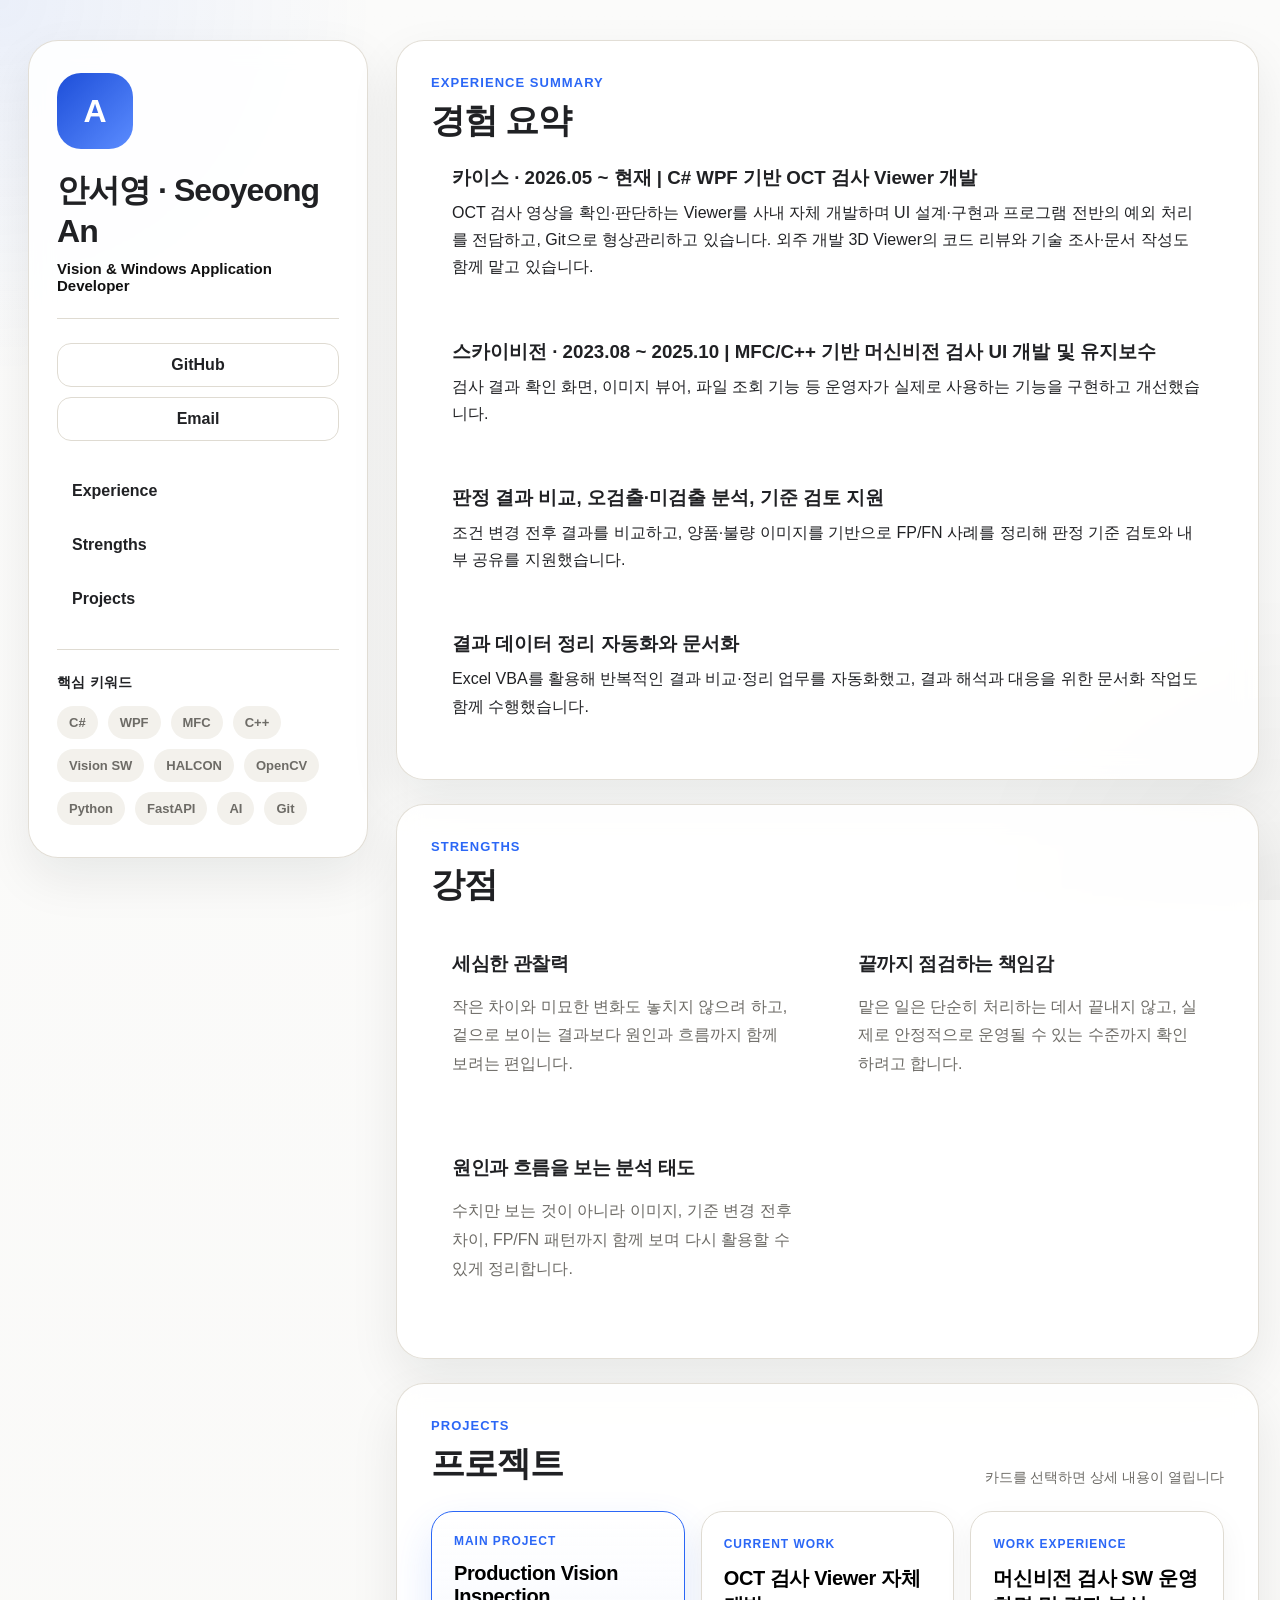
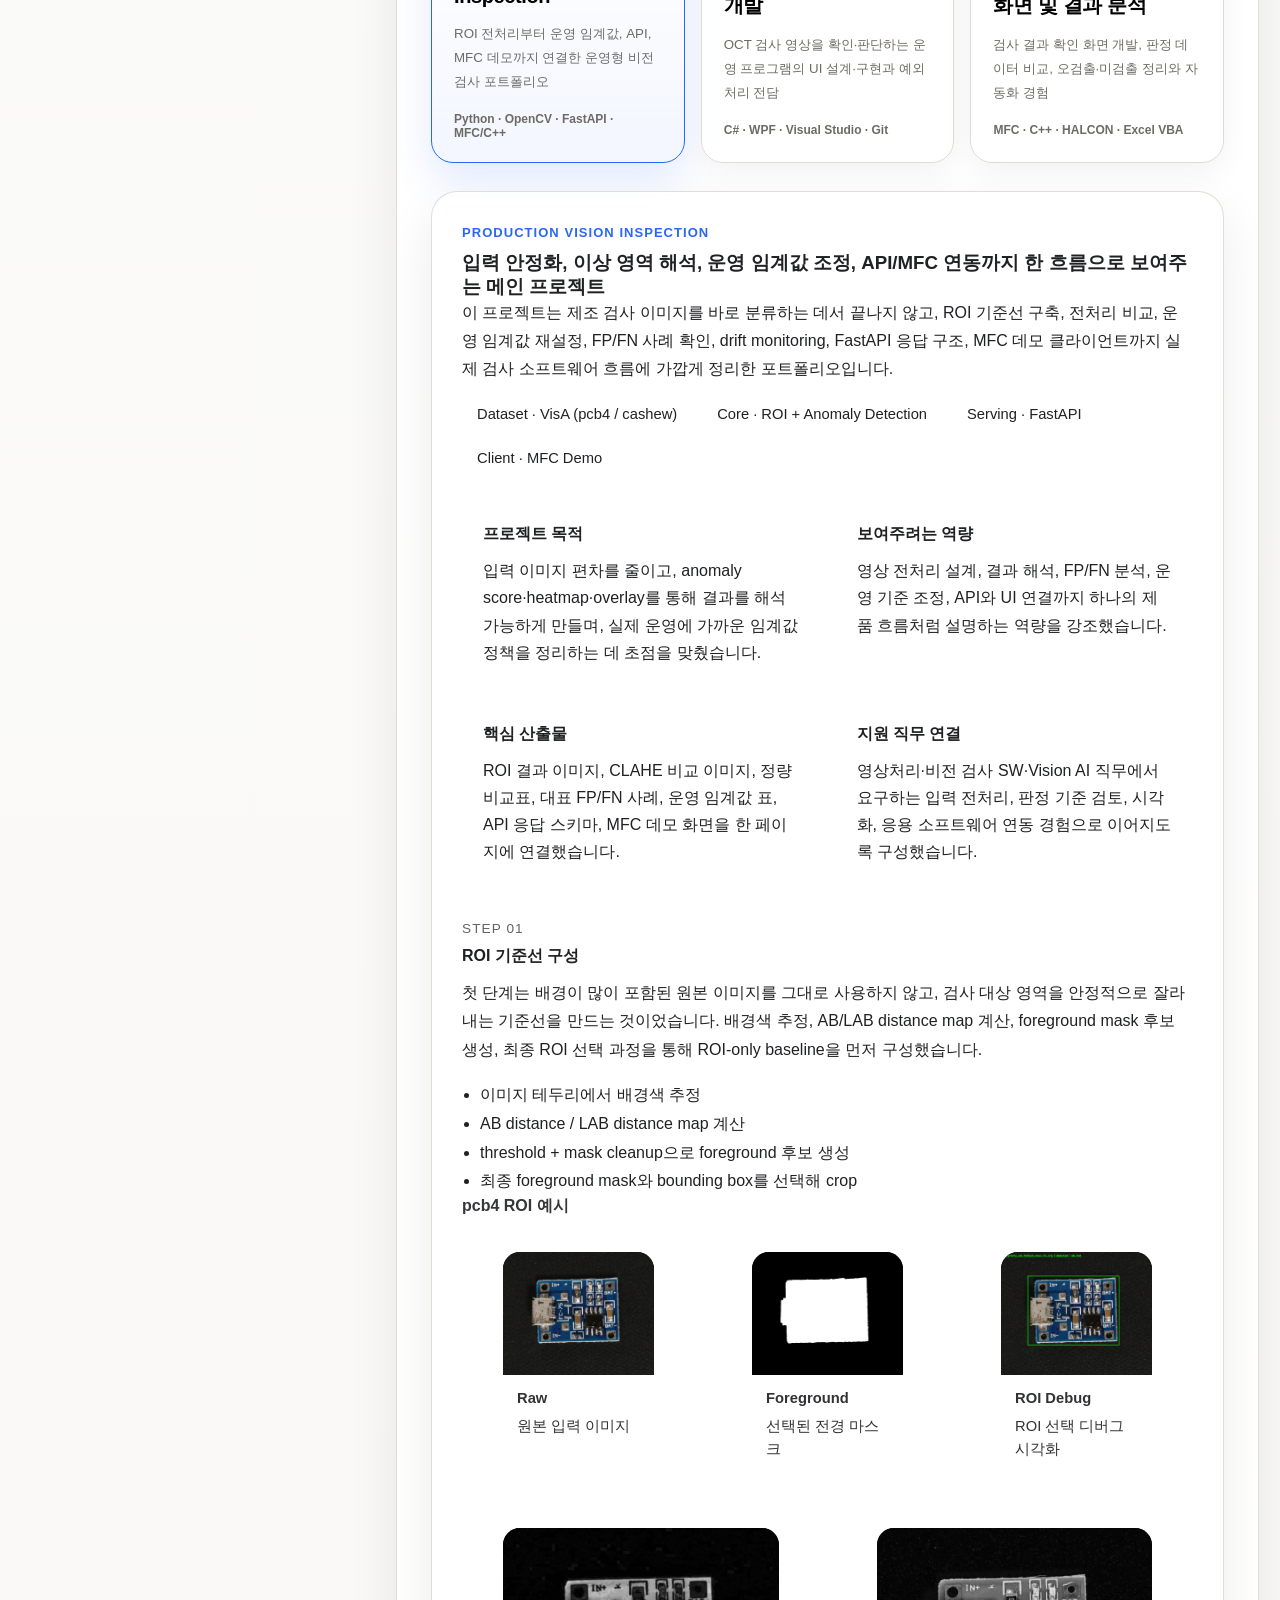
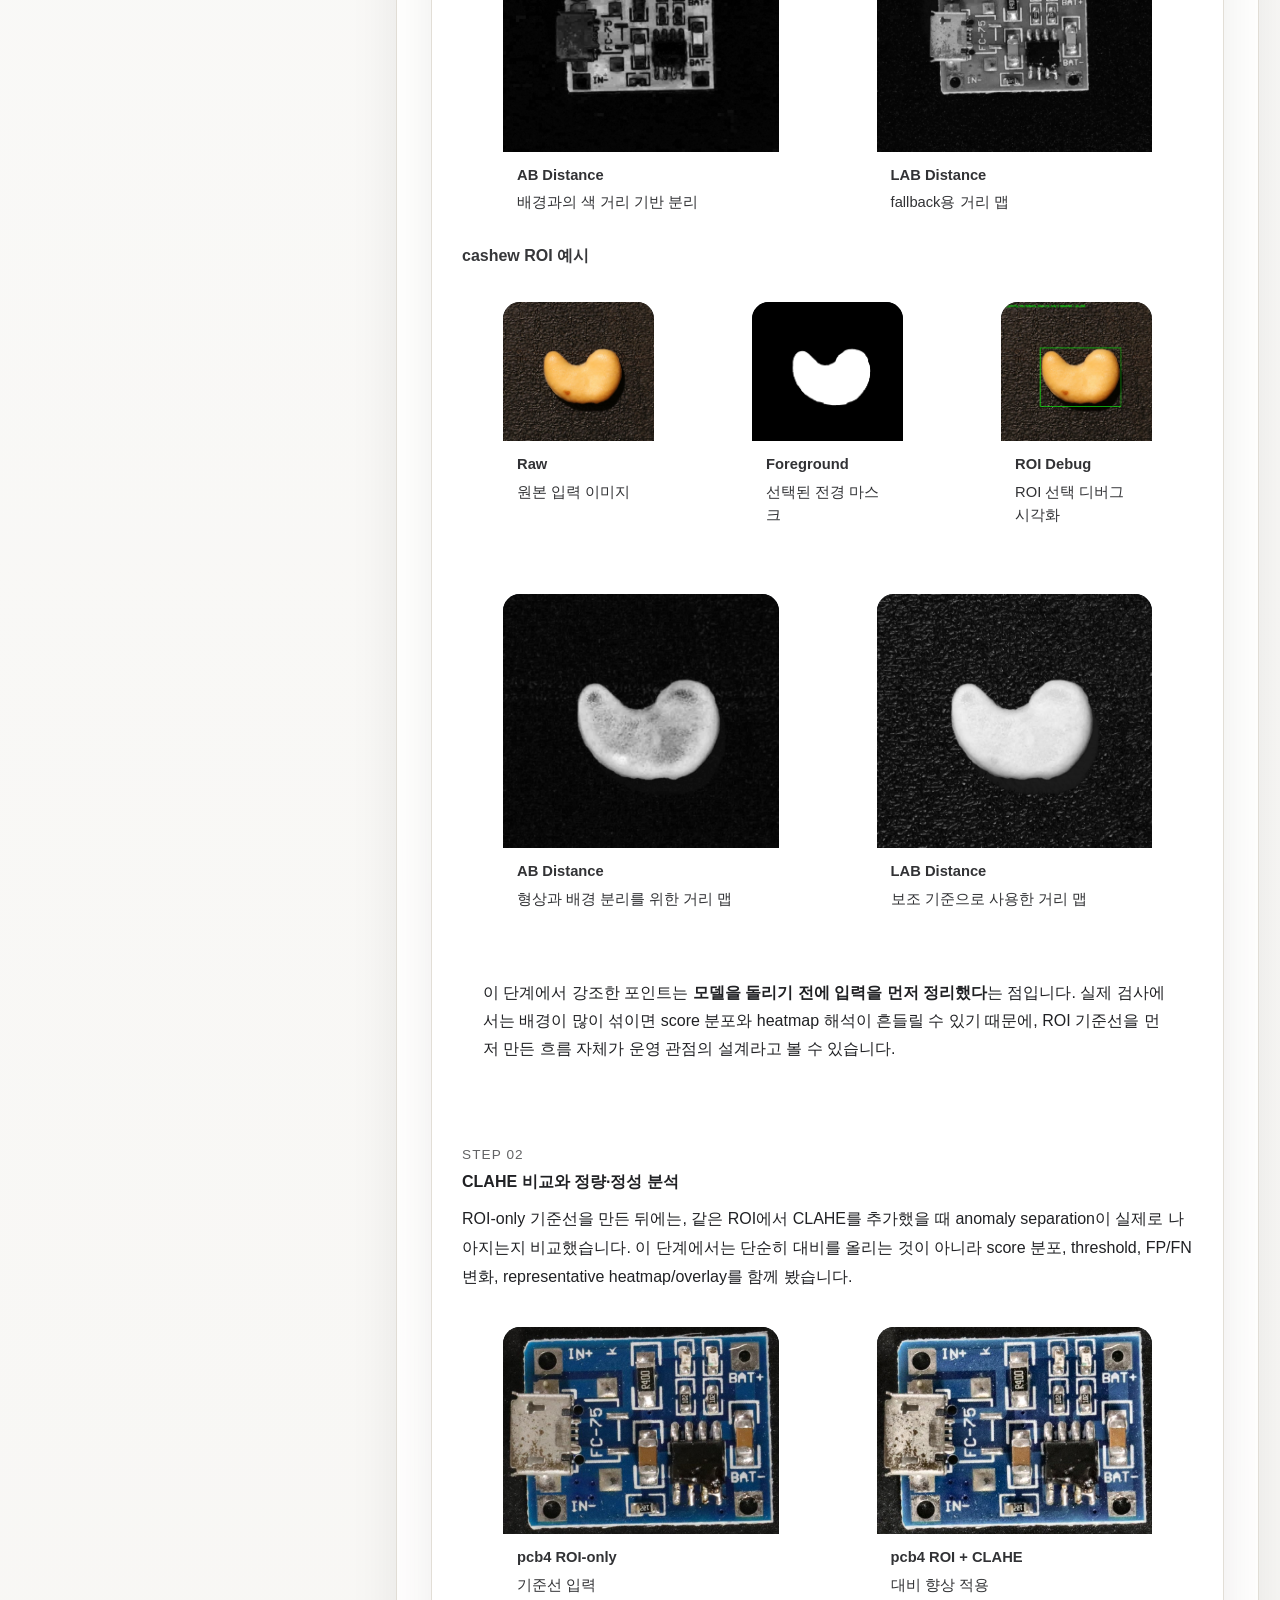
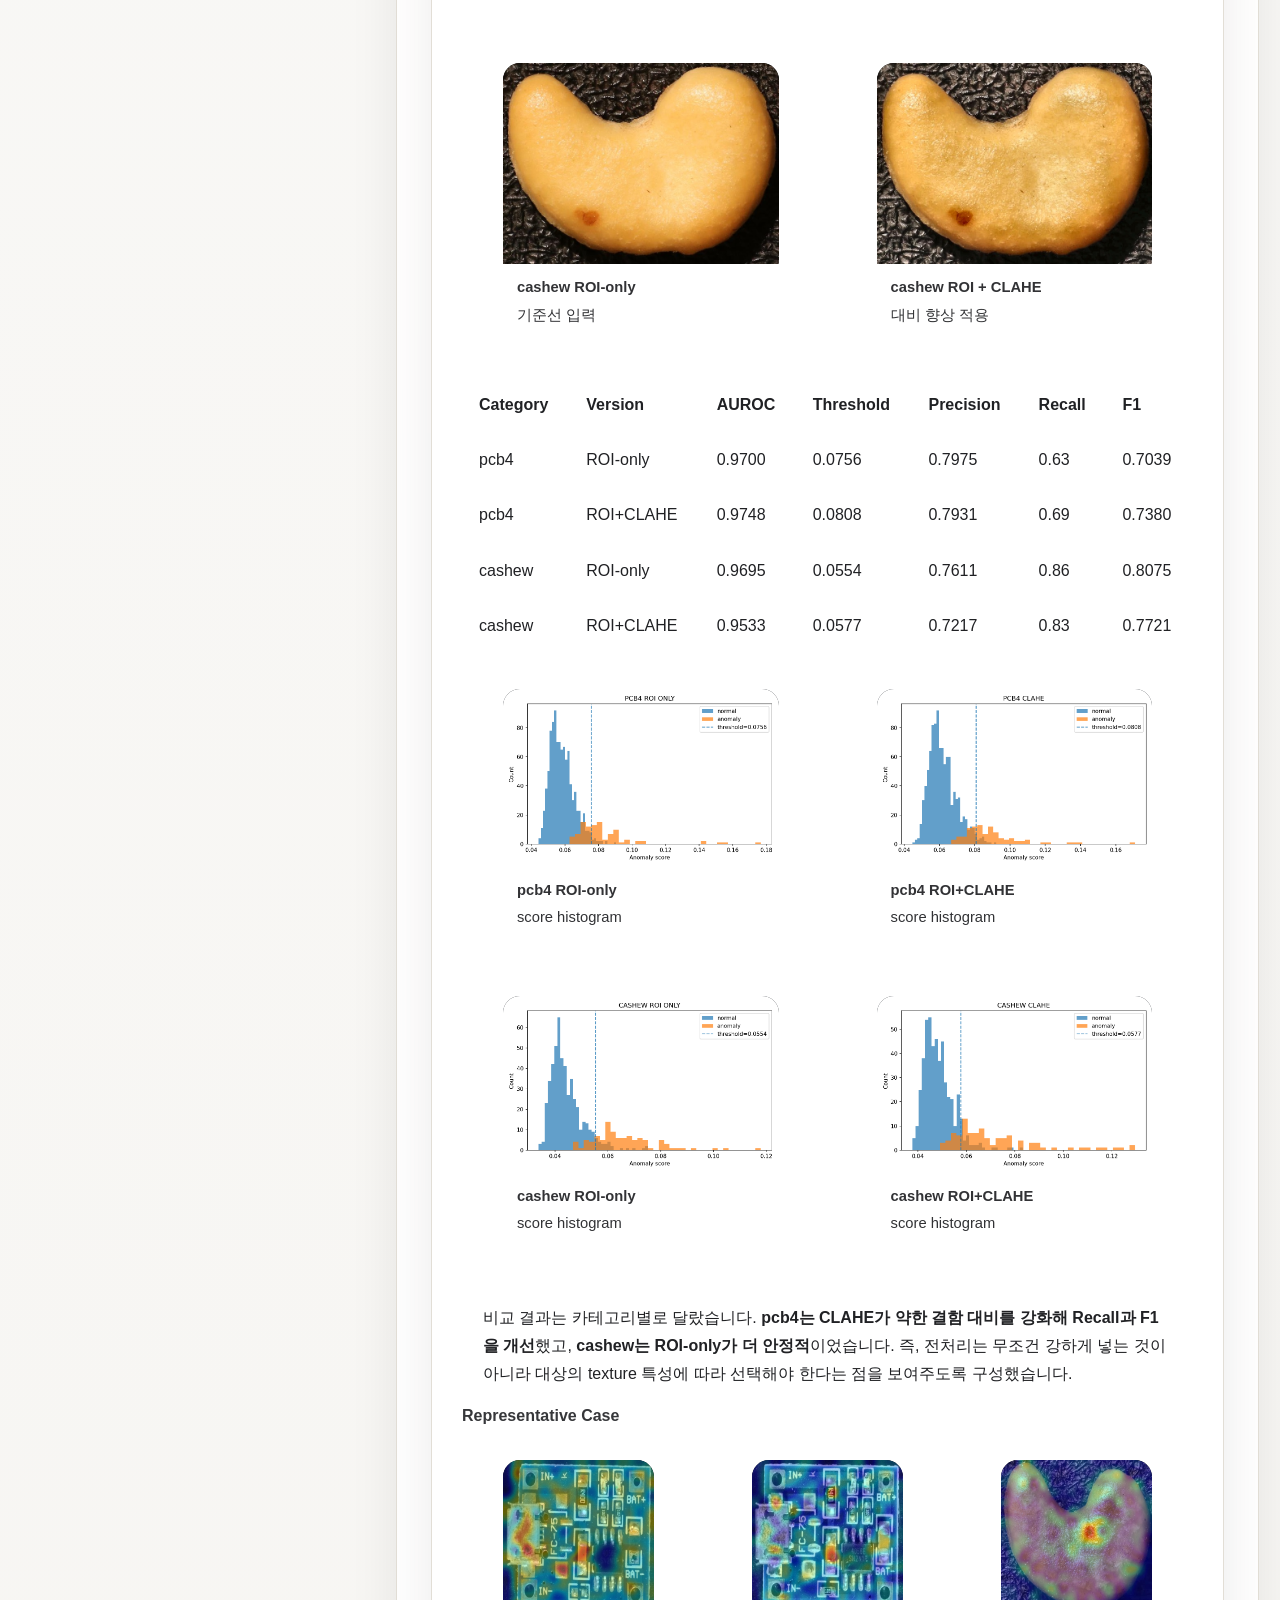
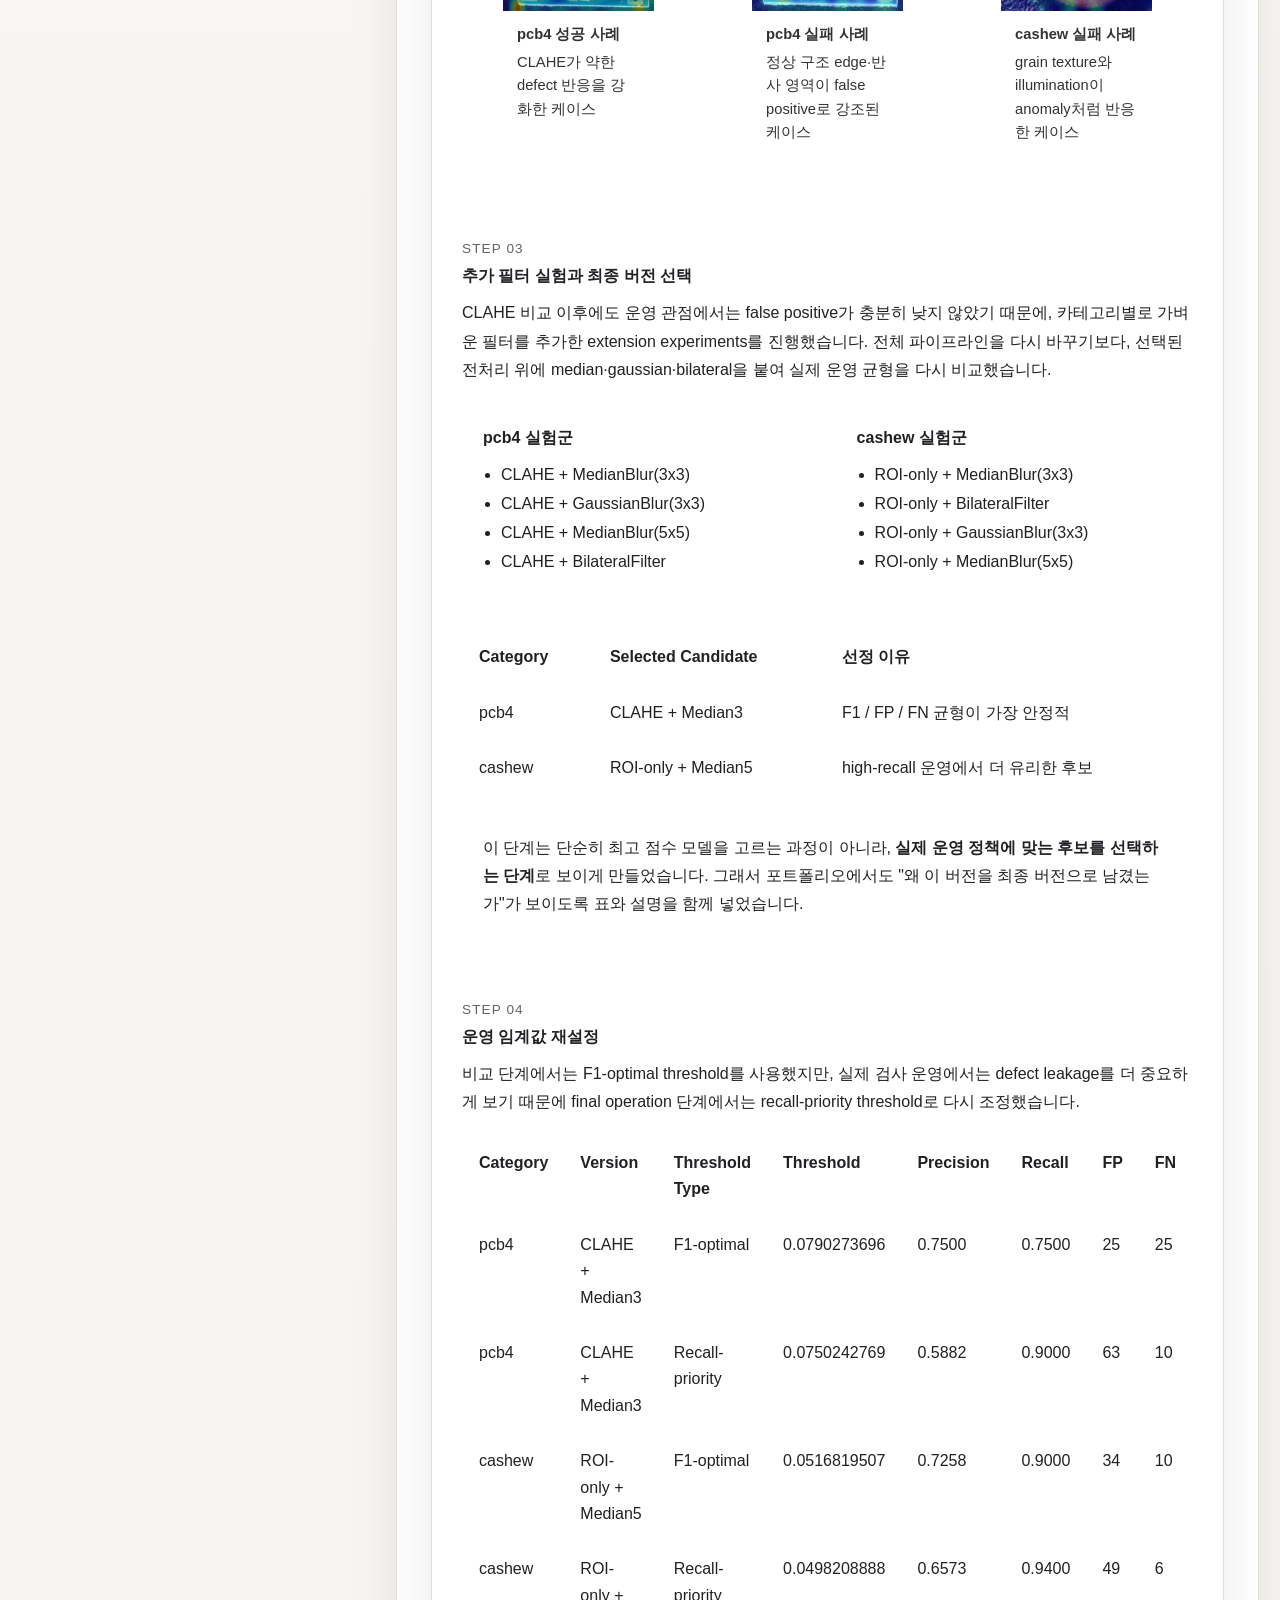
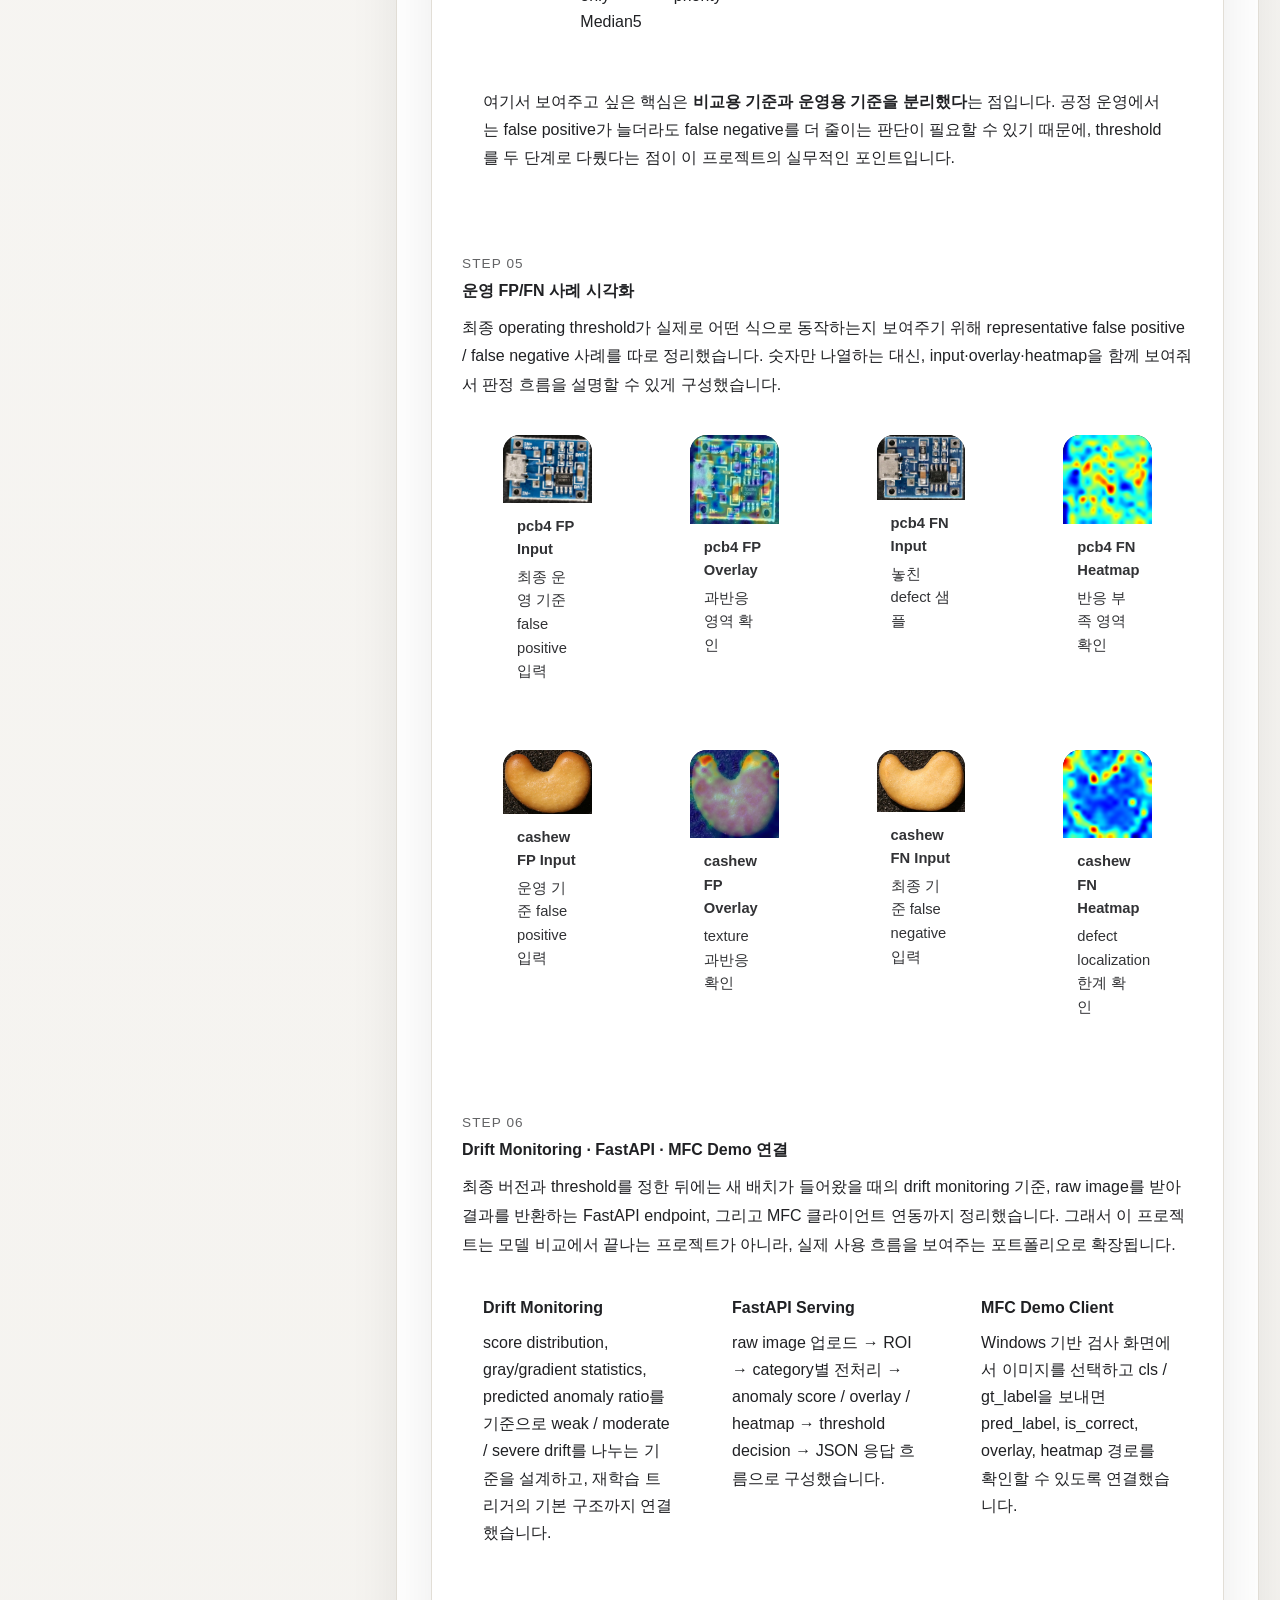
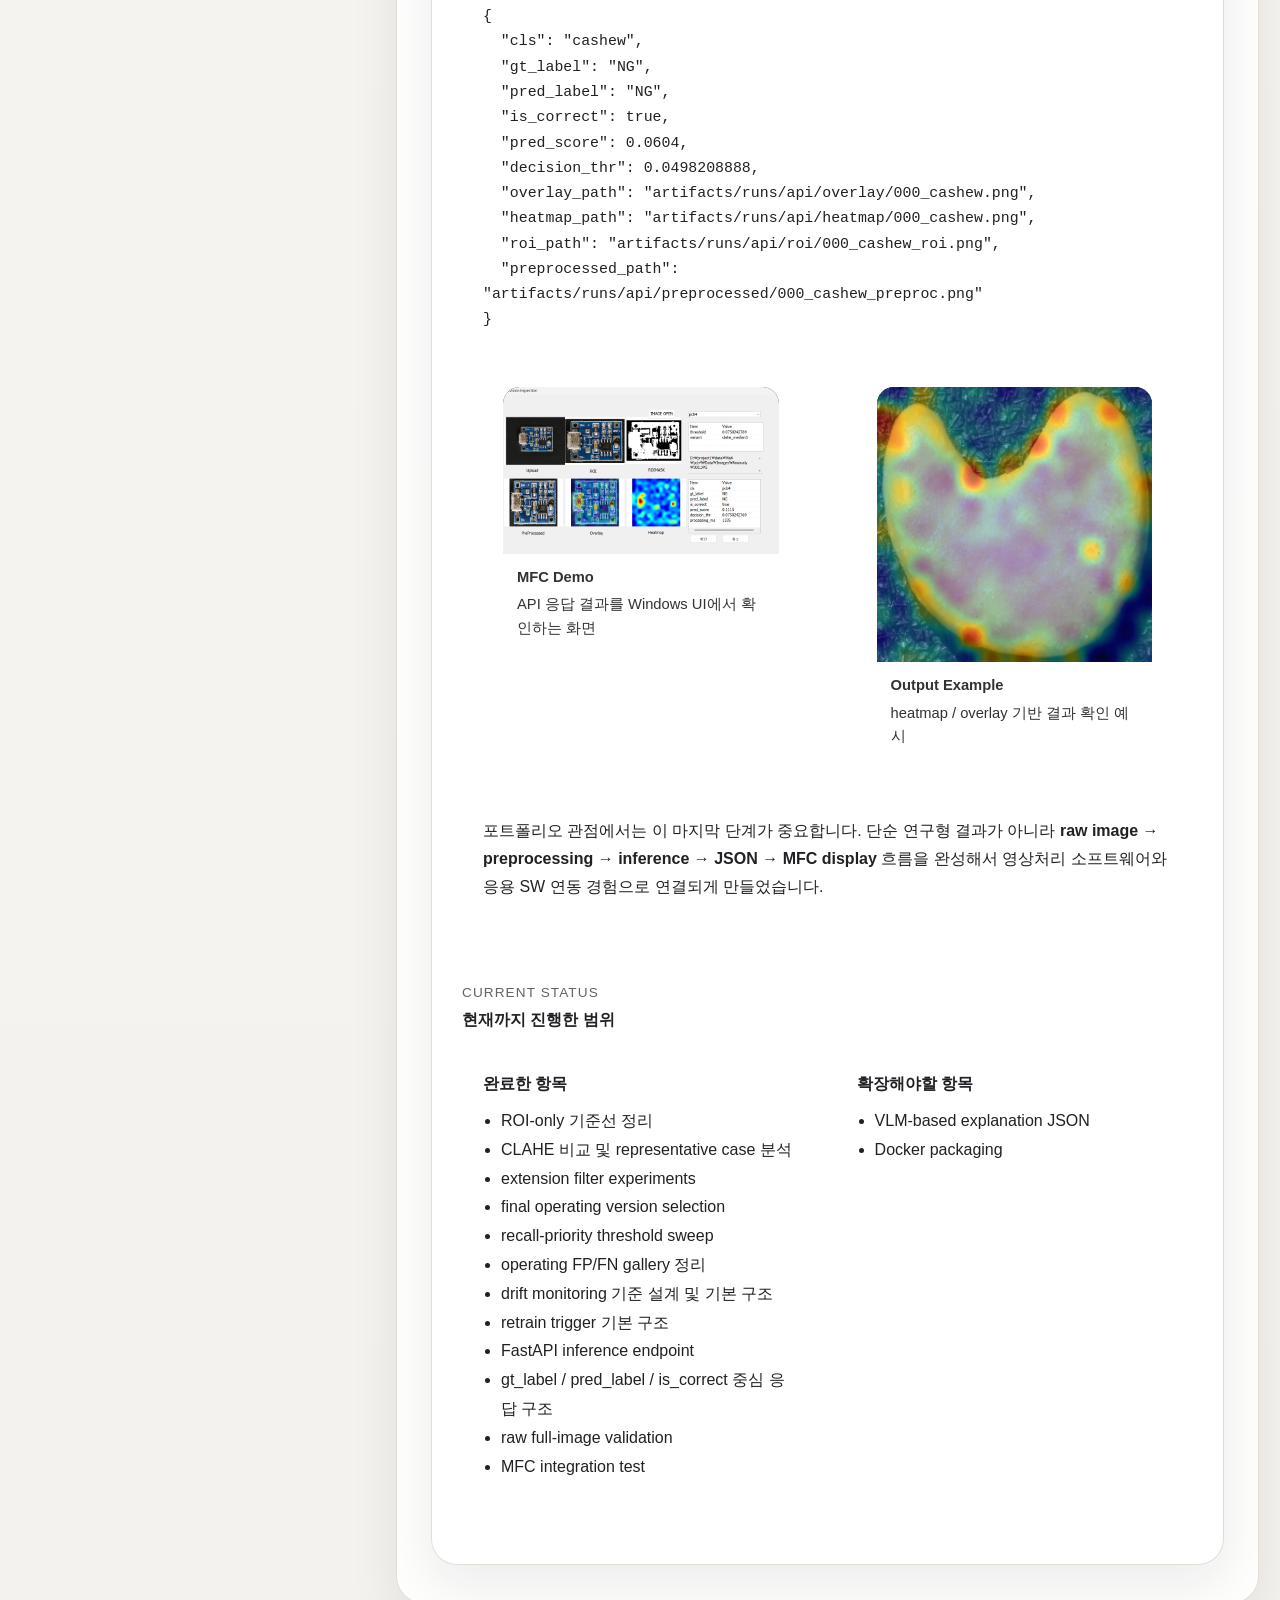
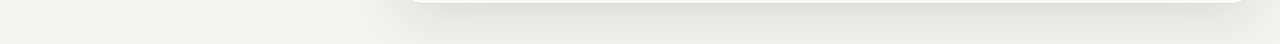
<file: index.html>
<!DOCTYPE html>
<html lang="ko">
<head>
  <meta charset="UTF-8" />
  <meta name="viewport" content="width=device-width, initial-scale=1.0" />
  <title>Ansiaa | Vision SW · Image Processing Portfolio</title>
  <meta name="description" content="MFC/C++ 기반 비전 검사 소프트웨어 경험과 Python/OpenCV 기반 Vision AI 프로젝트를 정리한 포트폴리오" />
  <link rel="stylesheet" href="styles.css" />
  <style>
    .hero-title {
      margin: 0 0 14px;
      line-height: 1.28;
    }
    .hero-lead {
      font-size: 1.05rem;
      line-height: 1.8;
      margin: 0;
    }
    .strength-grid article,
    .project-detail .summary-card,
    .project-detail .info-card,
    .project-detail .stack-card,
    .project-detail .work-card {
      border: 1px solid rgba(255,255,255,0.08);
      border-radius: 18px;
      background: rgba(255,255,255,0.02);
      padding: 20px;
    }
    .project-grid.project-grid-2 {
      grid-template-columns: repeat(2, minmax(0, 1fr));
    }
    .project-grid.project-grid-3 {
      grid-template-columns: repeat(3, minmax(0, 1fr));
    }
    .detail-panel {
      margin-top: 28px;
    }
    .project-detail {
      display: none;
    }
    .project-detail.active {
      display: block;
    }
    .detail-hero {
      display: grid;
      gap: 18px;
      margin-bottom: 28px;
    }
    .detail-hero h3 {
      margin: 6px 0 0;
      line-height: 1.3;
    }
    .detail-hero p {
      margin: 0;
      line-height: 1.75;
    }
    .chip-row,
    .badge-row {
      display: flex;
      flex-wrap: wrap;
      gap: 10px;
      margin-top: 14px;
    }
    .chip,
    .badge {
      display: inline-flex;
      align-items: center;
      border-radius: 999px;
      padding: 8px 14px;
      background: rgba(255,255,255,0.06);
      border: 1px solid rgba(255,255,255,0.1);
      font-size: 0.92rem;
    }
    .summary-grid,
    .info-grid,
    .work-grid {
      display: grid;
      gap: 16px;
      grid-template-columns: repeat(2, minmax(0, 1fr));
      margin: 22px 0 32px;
    }
    .summary-card h4,
    .info-card h4,
    .stack-card h4,
    .work-card h4,
    .detail-section h4 {
      margin: 0 0 12px;
    }
    .summary-card p,
    .info-card p,
    .stack-card p,
    .work-card p {
      margin: 0;
      line-height: 1.7;
    }
    .detail-section {
      margin-top: 34px;
      padding-top: 28px;
      border-top: 1px solid rgba(255,255,255,0.08);
    }
    .detail-section:first-of-type {
      margin-top: 0;
      padding-top: 0;
      border-top: 0;
    }
    .section-kicker {
      display: inline-block;
      margin-bottom: 10px;
      font-size: 0.85rem;
      letter-spacing: 0.08em;
      text-transform: uppercase;
      opacity: 0.7;
    }
    .detail-copy {
      margin: 0 0 16px;
      line-height: 1.8;
    }
    .process-list,
    .bullet-list {
      margin: 0;
      padding-left: 18px;
      line-height: 1.8;
    }
    .media-grid {
      display: grid;
      gap: 16px;
      grid-template-columns: repeat(3, minmax(0, 1fr));
      margin-top: 18px;
    }
    .media-grid.media-grid-2 {
      grid-template-columns: repeat(2, minmax(0, 1fr));
    }
    .media-grid.media-grid-4 {
      grid-template-columns: repeat(4, minmax(0, 1fr));
    }
    .media-card {
      border: 1px solid rgba(255,255,255,0.08);
      border-radius: 18px;
      overflow: hidden;
      background: rgba(255,255,255,0.02);
    }
    .media-card img {
      display: block;
      width: 100%;
      height: auto;
      object-fit: contain;
      background: #0d1117;
    }
    .aboutme-raw {
      margin: 0;
      white-space: pre-wrap;
      word-break: keep-all;
      line-height: 1.9;
      font-size: 1rem;
    }
    .media-card figcaption {
      padding: 12px 14px 14px;
      font-size: 0.92rem;
      line-height: 1.6;
      opacity: 0.92;
    }
    .media-card strong {
      display: block;
      margin-bottom: 4px;
    }
    .note-box,
    .callout-box,
    .code-box {
      border-radius: 18px;
      border: 1px solid rgba(255,255,255,0.08);
      background: rgba(255,255,255,0.03);
      padding: 18px 20px;
      margin-top: 18px;
    }
    .note-box p,
    .callout-box p,
    .code-box p {
      margin: 0;
      line-height: 1.75;
    }
    .table-wrap {
      overflow-x: auto;
      margin-top: 18px;
      border: 1px solid rgba(255,255,255,0.08);
      border-radius: 18px;
    }
    .table-wrap table {
      width: 100%;
      border-collapse: collapse;
      min-width: 720px;
      background: rgba(255,255,255,0.02);
    }
    .table-wrap th,
    .table-wrap td {
      padding: 14px 16px;
      border-bottom: 1px solid rgba(255,255,255,0.06);
      text-align: left;
      vertical-align: top;
      line-height: 1.65;
    }
    .table-wrap tr:last-child td {
      border-bottom: 0;
    }
    .code-box pre {
      margin: 0;
      overflow-x: auto;
      white-space: pre-wrap;
      line-height: 1.7;
      font-size: 0.93rem;
    }
    .work-meta {
      display: flex;
      flex-wrap: wrap;
      gap: 10px;
      margin-top: 12px;
    }
    .work-meta span {
      display: inline-flex;
      padding: 8px 12px;
      border-radius: 999px;
      background: rgba(255,255,255,0.05);
      border: 1px solid rgba(255,255,255,0.08);
      font-size: 0.9rem;
    }
    .stack-grid {
      display: grid;
      grid-template-columns: repeat(3, minmax(0, 1fr));
      gap: 16px;
      margin-top: 18px;
    }
    .section-subtitle {
      margin: 0 0 10px;
      font-size: 1rem;
      opacity: 0.9;
    }
    .experience-list {
      display: grid;
      gap: 16px;
    }
    .experience-list article {
      border: 1px solid rgba(255,255,255,0.08);
      border-radius: 18px;
      padding: 20px;
      background: rgba(255,255,255,0.02);
    }
    .experience-list h3 {
      margin: 0 0 8px;
    }
    .experience-list p {
      margin: 0;
      line-height: 1.7;
    }
    @media (max-width: 1100px) {
      .media-grid,
      .media-grid.media-grid-4,
      .summary-grid,
      .info-grid,
      .work-grid,
      .stack-grid,
      .project-grid.project-grid-2,
      .project-grid.project-grid-3 {
        grid-template-columns: 1fr;
      }
      .media-grid.media-grid-2 {
        grid-template-columns: 1fr;
      }
      .media-card img {
        height: auto;
      }
    }
  </style>
</head>
<body>
  <div class="page-shell">
    <aside class="sidebar">
      <div class="profile-card">
        <div class="avatar">A</div>
        <h1>안서영 · Seoyeong An</h1>
        <p class="profile-role">Vision &amp; Windows Application Developer</p>
        <div class="sidebar-block links-block">
          <a href="https://github.com/ansiaa" target="_blank" rel="noreferrer">GitHub</a>
          <a href="mailto:ae312603@gmail.com">Email</a>
        </div>
        <nav class="side-nav">
          <a href="#experience">Experience</a>
          <a href="#strengths">Strengths</a>
          <a href="#projects">Projects</a>
        </nav>

        <div class="sidebar-block">
          <h2>핵심 키워드</h2>
          <div class="tag-list">
            <span>C#</span>
            <span>WPF</span>
            <span>MFC</span>
            <span>C++</span>
            <span>Vision SW</span>
            <span>HALCON</span>
            <span>OpenCV</span>
            <span>Python</span>
            <span>FastAPI</span>
            <span>AI</span>
            <span>Git</span>
          </div>
        </div>
      </div>
    </aside>

    <main class="content">
      <section class="section-block" id="experience">
        <div class="section-header">
          <p class="eyebrow">Experience Summary</p>
          <h2>경험 요약</h2>
        </div>
        <div class="experience-list">
          <article>
            <h3>카이스 · 2026.05 ~ 현재 | C# WPF 기반 OCT 검사 Viewer 개발</h3>
            <p>OCT 검사 영상을 확인·판단하는 Viewer를 사내 자체 개발하며 UI 설계·구현과 프로그램 전반의 예외 처리를 전담하고, Git으로 형상관리하고 있습니다. 외주 개발 3D Viewer의 코드 리뷰와 기술 조사·문서 작성도 함께 맡고 있습니다.</p>
          </article>
          <article>
            <h3>스카이비전 · 2023.08 ~ 2025.10 | MFC/C++ 기반 머신비전 검사 UI 개발 및 유지보수</h3>
            <p>검사 결과 확인 화면, 이미지 뷰어, 파일 조회 기능 등 운영자가 실제로 사용하는 기능을 구현하고 개선했습니다.</p>
          </article>
          <article>
            <h3>판정 결과 비교, 오검출·미검출 분석, 기준 검토 지원</h3>
            <p>조건 변경 전후 결과를 비교하고, 양품·불량 이미지를 기반으로 FP/FN 사례를 정리해 판정 기준 검토와 내부 공유를 지원했습니다.</p>
          </article>
          <article>
            <h3>결과 데이터 정리 자동화와 문서화</h3>
            <p>Excel VBA를 활용해 반복적인 결과 비교·정리 업무를 자동화했고, 결과 해석과 대응을 위한 문서화 작업도 함께 수행했습니다.</p>
          </article>
        </div>
      </section>


      <section class="section-block" id="strengths">
        <div class="section-header">
          <p class="eyebrow">Strengths</p>
          <h2>강점</h2>
        </div>
        <div class="strength-grid">
          <article>
            <h3>세심한 관찰력</h3>
            <p>작은 차이와 미묘한 변화도 놓치지 않으려 하고, 겉으로 보이는 결과보다 원인과 흐름까지 함께 보려는 편입니다.</p>
          </article>
          <article>
            <h3>끝까지 점검하는 책임감</h3>
            <p>맡은 일은 단순히 처리하는 데서 끝내지 않고, 실제로 안정적으로 운영될 수 있는 수준까지 확인하려고 합니다.</p>
          </article>
          <article>
            <h3>원인과 흐름을 보는 분석 태도</h3>
            <p>수치만 보는 것이 아니라 이미지, 기준 변경 전후 차이, FP/FN 패턴까지 함께 보며 다시 활용할 수 있게 정리합니다.</p>
          </article>
        </div>
      </section>

      <section class="section-block" id="projects">
        <div class="section-header section-header-inline">
          <div>
            <p class="eyebrow">Projects</p>
            <h2>프로젝트</h2>
          </div>
          <p class="section-guide">카드를 선택하면 상세 내용이 열립니다</p>
        </div>

        <div class="project-grid project-grid-3">
          <button class="project-card active" data-project="vision-inspection">
            <span class="project-type">MAIN PROJECT</span>
            <strong>Production Vision Inspection</strong>
            <p>ROI 전처리부터 운영 임계값, API, MFC 데모까지 연결한 운영형 비전 검사 포트폴리오</p>
            <span class="project-stack">Python · OpenCV · FastAPI · MFC/C++</span>
          </button>

          <button class="project-card" data-project="oct-viewer">
            <span class="project-type">CURRENT WORK</span>
            <strong>OCT 검사 Viewer 자체 개발</strong>
            <p>OCT 검사 영상을 확인·판단하는 운영 프로그램의 UI 설계·구현과 예외 처리 전담</p>
            <span class="project-stack">C# · WPF · Visual Studio · Git</span>
          </button>

          <button class="project-card" data-project="work-history">
            <span class="project-type">WORK EXPERIENCE</span>
            <strong>머신비전 검사 SW 운영 화면 및 결과 분석</strong>
            <p>검사 결과 확인 화면 개발, 판정 데이터 비교, 오검출·미검출 정리와 자동화 경험</p>
            <span class="project-stack">MFC · C++ · HALCON · Excel VBA</span>
          </button>
        </div>

        <div class="detail-panel">
          <article class="project-detail active" id="vision-inspection">
            <div class="detail-hero">
              <div>
                <p class="eyebrow">Production Vision Inspection</p>
                <h3>입력 안정화, 이상 영역 해석, 운영 임계값 조정, API/MFC 연동까지 한 흐름으로 보여주는 메인 프로젝트</h3>
                <p>
                  이 프로젝트는 제조 검사 이미지를 바로 분류하는 데서 끝나지 않고, ROI 기준선 구축, 전처리 비교,
                  운영 임계값 재설정, FP/FN 사례 확인, drift monitoring, FastAPI 응답 구조, MFC 데모 클라이언트까지
                  실제 검사 소프트웨어 흐름에 가깝게 정리한 포트폴리오입니다.
                </p>
                <div class="chip-row">
                  <span class="chip">Dataset · VisA (pcb4 / cashew)</span>
                  <span class="chip">Core · ROI + Anomaly Detection</span>
                  <span class="chip">Serving · FastAPI</span>
                  <span class="chip">Client · MFC Demo</span>
                </div>
              </div>
            </div>

            <div class="summary-grid">
              <div class="summary-card">
                <h4>프로젝트 목적</h4>
                <p>입력 이미지 편차를 줄이고, anomaly score·heatmap·overlay를 통해 결과를 해석 가능하게 만들며, 실제 운영에 가까운 임계값 정책을 정리하는 데 초점을 맞췄습니다.</p>
              </div>
              <div class="summary-card">
                <h4>보여주려는 역량</h4>
                <p>영상 전처리 설계, 결과 해석, FP/FN 분석, 운영 기준 조정, API와 UI 연결까지 하나의 제품 흐름처럼 설명하는 역량을 강조했습니다.</p>
              </div>
              <div class="summary-card">
                <h4>핵심 산출물</h4>
                <p>ROI 결과 이미지, CLAHE 비교 이미지, 정량 비교표, 대표 FP/FN 사례, 운영 임계값 표, API 응답 스키마, MFC 데모 화면을 한 페이지에 연결했습니다.</p>
              </div>
              <div class="summary-card">
                <h4>지원 직무 연결</h4>
                <p>영상처리·비전 검사 SW·Vision AI 직무에서 요구하는 입력 전처리, 판정 기준 검토, 시각화, 응용 소프트웨어 연동 경험으로 이어지도록 구성했습니다.</p>
              </div>
            </div>

            <section class="detail-section">
              <span class="section-kicker">Step 01</span>
              <h4>ROI 기준선 구성</h4>
              <p class="detail-copy">
                첫 단계는 배경이 많이 포함된 원본 이미지를 그대로 사용하지 않고, 검사 대상 영역을 안정적으로 잘라내는 기준선을 만드는 것이었습니다.
                배경색 추정, AB/LAB distance map 계산, foreground mask 후보 생성, 최종 ROI 선택 과정을 통해
                ROI-only baseline을 먼저 구성했습니다.
              </p>
              <ul class="process-list">
                <li>이미지 테두리에서 배경색 추정</li>
                <li>AB distance / LAB distance map 계산</li>
                <li>threshold + mask cleanup으로 foreground 후보 생성</li>
                <li>최종 foreground mask와 bounding box를 선택해 crop</li>
              </ul>

              <h5 class="section-subtitle">pcb4 ROI 예시</h5>
              <div class="media-grid">
                <figure class="media-card">
                  <img src="docs/images/roi/pcb4/000_raw.JPG" alt="pcb4 raw image" loading="lazy" />
                  <figcaption><strong>Raw</strong>원본 입력 이미지</figcaption>
                </figure>
                <figure class="media-card">
                  <img src="docs/images/roi/pcb4/000_foreground.png" alt="pcb4 foreground mask" loading="lazy" />
                  <figcaption><strong>Foreground</strong>선택된 전경 마스크</figcaption>
                </figure>
                <figure class="media-card">
                  <img src="docs/images/roi/pcb4/000_debug.jpg" alt="pcb4 roi debug" loading="lazy" />
                  <figcaption><strong>ROI Debug</strong>ROI 선택 디버그 시각화</figcaption>
                </figure>
              </div>

              <div class="media-grid media-grid-2">
                <figure class="media-card">
                  <img src="docs/images/roi/pcb4/000_dist_ab.jpg" alt="pcb4 ab distance map" loading="lazy" />
                  <figcaption><strong>AB Distance</strong>배경과의 색 거리 기반 분리</figcaption>
                </figure>
                <figure class="media-card">
                  <img src="docs/images/roi/pcb4/000_dist_lab.jpg" alt="pcb4 lab distance map" loading="lazy" />
                  <figcaption><strong>LAB Distance</strong>fallback용 거리 맵</figcaption>
                </figure>
              </div>

              <h5 class="section-subtitle">cashew ROI 예시</h5>
              <div class="media-grid">
                <figure class="media-card">
                  <img src="docs/images/roi/cashew/000_raw.JPG" alt="cashew raw image" loading="lazy" />
                  <figcaption><strong>Raw</strong>원본 입력 이미지</figcaption>
                </figure>
                <figure class="media-card">
                  <img src="docs/images/roi/cashew/000_foreground.png" alt="cashew foreground mask" loading="lazy" />
                  <figcaption><strong>Foreground</strong>선택된 전경 마스크</figcaption>
                </figure>
                <figure class="media-card">
                  <img src="docs/images/roi/cashew/000_debug.jpg" alt="cashew roi debug" loading="lazy" />
                  <figcaption><strong>ROI Debug</strong>ROI 선택 디버그 시각화</figcaption>
                </figure>
              </div>

              <div class="media-grid media-grid-2">
                <figure class="media-card">
                  <img src="docs/images/roi/cashew/000_dist_ab.jpg" alt="cashew ab distance map" loading="lazy" />
                  <figcaption><strong>AB Distance</strong>형상과 배경 분리를 위한 거리 맵</figcaption>
                </figure>
                <figure class="media-card">
                  <img src="docs/images/roi/cashew/000_dist_lab.jpg" alt="cashew lab distance map" loading="lazy" />
                  <figcaption><strong>LAB Distance</strong>보조 기준으로 사용한 거리 맵</figcaption>
                </figure>
              </div>

              <div class="note-box">
                <p>
                  이 단계에서 강조한 포인트는 <strong>모델을 돌리기 전에 입력을 먼저 정리했다</strong>는 점입니다.
                  실제 검사에서는 배경이 많이 섞이면 score 분포와 heatmap 해석이 흔들릴 수 있기 때문에,
                  ROI 기준선을 먼저 만든 흐름 자체가 운영 관점의 설계라고 볼 수 있습니다.
                </p>
              </div>
            </section>

            <section class="detail-section">
              <span class="section-kicker">Step 02</span>
              <h4>CLAHE 비교와 정량·정성 분석</h4>
              <p class="detail-copy">
                ROI-only 기준선을 만든 뒤에는, 같은 ROI에서 CLAHE를 추가했을 때 anomaly separation이 실제로 나아지는지 비교했습니다.
                이 단계에서는 단순히 대비를 올리는 것이 아니라 score 분포, threshold, FP/FN 변화,
                representative heatmap/overlay를 함께 봤습니다.
              </p>

              <div class="media-grid media-grid-2">
                <figure class="media-card">
                  <img src="docs/images/clahe_compare/pcb4/000_roi_only.jpg" alt="pcb4 roi only" loading="lazy" />
                  <figcaption><strong>pcb4 ROI-only</strong>기준선 입력</figcaption>
                </figure>
                <figure class="media-card">
                  <img src="docs/images/clahe_compare/pcb4/000_roi_clahe.jpg" alt="pcb4 roi clahe" loading="lazy" />
                  <figcaption><strong>pcb4 ROI + CLAHE</strong>대비 향상 적용</figcaption>
                </figure>
              </div>

              <div class="media-grid media-grid-2">
                <figure class="media-card">
                  <img src="docs/images/clahe_compare/cashew/000_roi_only.jpg" alt="cashew roi only" loading="lazy" />
                  <figcaption><strong>cashew ROI-only</strong>기준선 입력</figcaption>
                </figure>
                <figure class="media-card">
                  <img src="docs/images/clahe_compare/cashew/000_roi_clahe.jpg" alt="cashew roi clahe" loading="lazy" />
                  <figcaption><strong>cashew ROI + CLAHE</strong>대비 향상 적용</figcaption>
                </figure>
              </div>

              <div class="table-wrap">
                <table>
                  <thead>
                    <tr>
                      <th>Category</th>
                      <th>Version</th>
                      <th>AUROC</th>
                      <th>Threshold</th>
                      <th>Precision</th>
                      <th>Recall</th>
                      <th>F1</th>
                    </tr>
                  </thead>
                  <tbody>
                    <tr>
                      <td>pcb4</td>
                      <td>ROI-only</td>
                      <td>0.9700</td>
                      <td>0.0756</td>
                      <td>0.7975</td>
                      <td>0.63</td>
                      <td>0.7039</td>
                    </tr>
                    <tr>
                      <td>pcb4</td>
                      <td>ROI+CLAHE</td>
                      <td>0.9748</td>
                      <td>0.0808</td>
                      <td>0.7931</td>
                      <td>0.69</td>
                      <td>0.7380</td>
                    </tr>
                    <tr>
                      <td>cashew</td>
                      <td>ROI-only</td>
                      <td>0.9695</td>
                      <td>0.0554</td>
                      <td>0.7611</td>
                      <td>0.86</td>
                      <td>0.8075</td>
                    </tr>
                    <tr>
                      <td>cashew</td>
                      <td>ROI+CLAHE</td>
                      <td>0.9533</td>
                      <td>0.0577</td>
                      <td>0.7217</td>
                      <td>0.83</td>
                      <td>0.7721</td>
                    </tr>
                  </tbody>
                </table>
              </div>

              <div class="media-grid media-grid-2">
                <figure class="media-card">
                  <img src="docs/images/score_histogram_img/pcb4_roi_only_score_hist.png" alt="pcb4 roi only score histogram" loading="lazy" />
                  <figcaption><strong>pcb4 ROI-only</strong>score histogram</figcaption>
                </figure>
                <figure class="media-card">
                  <img src="docs/images/score_histogram_img/pcb4_clahe_score_hist.png" alt="pcb4 clahe score histogram" loading="lazy" />
                  <figcaption><strong>pcb4 ROI+CLAHE</strong>score histogram</figcaption>
                </figure>
              </div>

              <div class="media-grid media-grid-2">
                <figure class="media-card">
                  <img src="docs/images/score_histogram_img/cashew_roi_only_score_hist.png" alt="cashew roi only score histogram" loading="lazy" />
                  <figcaption><strong>cashew ROI-only</strong>score histogram</figcaption>
                </figure>
                <figure class="media-card">
                  <img src="docs/images/score_histogram_img/cashew_clahe_score_hist.png" alt="cashew clahe score histogram" loading="lazy" />
                  <figcaption><strong>cashew ROI+CLAHE</strong>score histogram</figcaption>
                </figure>
              </div>

              <div class="callout-box">
                <p>
                  비교 결과는 카테고리별로 달랐습니다. <strong>pcb4는 CLAHE가 약한 결함 대비를 강화해 Recall과 F1을 개선</strong>했고,
                  <strong>cashew는 ROI-only가 더 안정적</strong>이었습니다. 즉, 전처리는 무조건 강하게 넣는 것이 아니라
                  대상의 texture 특성에 따라 선택해야 한다는 점을 보여주도록 구성했습니다.
                </p>
              </div>

              <h5 class="section-subtitle">Representative Case</h5>
              <div class="media-grid">
                <figure class="media-card">
                  <img src="docs/images/clahe_compare/representative/pcb4_success_roi_only_overlay.png" alt="pcb4 success roi overlay" loading="lazy" />
                  <figcaption><strong>pcb4 성공 사례</strong>CLAHE가 약한 defect 반응을 강화한 케이스</figcaption>
                </figure>
                <figure class="media-card">
                  <img src="docs/images/clahe_compare/representative/pcb4_failure_clahe_overlay.png" alt="pcb4 failure clahe overlay" loading="lazy" />
                  <figcaption><strong>pcb4 실패 사례</strong>정상 구조 edge·반사 영역이 false positive로 강조된 케이스</figcaption>
                </figure>
                <figure class="media-card">
                  <img src="docs/images/clahe_compare/representative/cashew_failure_clahe_overlay.png" alt="cashew failure clahe overlay" loading="lazy" />
                  <figcaption><strong>cashew 실패 사례</strong>grain texture와 illumination이 anomaly처럼 반응한 케이스</figcaption>
                </figure>
              </div>
            </section>

            <section class="detail-section">
              <span class="section-kicker">Step 03</span>
              <h4>추가 필터 실험과 최종 버전 선택</h4>
              <p class="detail-copy">
                CLAHE 비교 이후에도 운영 관점에서는 false positive가 충분히 낮지 않았기 때문에,
                카테고리별로 가벼운 필터를 추가한 extension experiments를 진행했습니다.
                전체 파이프라인을 다시 바꾸기보다, 선택된 전처리 위에 median·gaussian·bilateral을 붙여 실제 운영 균형을 다시 비교했습니다.
              </p>

              <div class="info-grid">
                <div class="info-card">
                  <h4>pcb4 실험군</h4>
                  <ul class="bullet-list">
                    <li>CLAHE + MedianBlur(3x3)</li>
                    <li>CLAHE + GaussianBlur(3x3)</li>
                    <li>CLAHE + MedianBlur(5x5)</li>
                    <li>CLAHE + BilateralFilter</li>
                  </ul>
                </div>
                <div class="info-card">
                  <h4>cashew 실험군</h4>
                  <ul class="bullet-list">
                    <li>ROI-only + MedianBlur(3x3)</li>
                    <li>ROI-only + BilateralFilter</li>
                    <li>ROI-only + GaussianBlur(3x3)</li>
                    <li>ROI-only + MedianBlur(5x5)</li>
                  </ul>
                </div>
              </div>

              <div class="table-wrap">
                <table>
                  <thead>
                    <tr>
                      <th>Category</th>
                      <th>Selected Candidate</th>
                      <th>선정 이유</th>
                    </tr>
                  </thead>
                  <tbody>
                    <tr>
                      <td>pcb4</td>
                      <td>CLAHE + Median3</td>
                      <td>F1 / FP / FN 균형이 가장 안정적</td>
                    </tr>
                    <tr>
                      <td>cashew</td>
                      <td>ROI-only + Median5</td>
                      <td>high-recall 운영에서 더 유리한 후보</td>
                    </tr>
                  </tbody>
                </table>
              </div>

              <div class="note-box">
                <p>
                  이 단계는 단순히 최고 점수 모델을 고르는 과정이 아니라, <strong>실제 운영 정책에 맞는 후보를 선택하는 단계</strong>로 보이게 만들었습니다.
                  그래서 포트폴리오에서도 "왜 이 버전을 최종 버전으로 남겼는가"가 보이도록 표와 설명을 함께 넣었습니다.
                </p>
              </div>
            </section>

            <section class="detail-section">
              <span class="section-kicker">Step 04</span>
              <h4>운영 임계값 재설정</h4>
              <p class="detail-copy">
                비교 단계에서는 F1-optimal threshold를 사용했지만, 실제 검사 운영에서는 defect leakage를 더 중요하게 보기 때문에
                final operation 단계에서는 recall-priority threshold로 다시 조정했습니다.
              </p>

              <div class="table-wrap">
                <table>
                  <thead>
                    <tr>
                      <th>Category</th>
                      <th>Version</th>
                      <th>Threshold Type</th>
                      <th>Threshold</th>
                      <th>Precision</th>
                      <th>Recall</th>
                      <th>FP</th>
                      <th>FN</th>
                    </tr>
                  </thead>
                  <tbody>
                    <tr>
                      <td>pcb4</td>
                      <td>CLAHE + Median3</td>
                      <td>F1-optimal</td>
                      <td>0.0790273696</td>
                      <td>0.7500</td>
                      <td>0.7500</td>
                      <td>25</td>
                      <td>25</td>
                    </tr>
                    <tr>
                      <td>pcb4</td>
                      <td>CLAHE + Median3</td>
                      <td>Recall-priority</td>
                      <td>0.0750242769</td>
                      <td>0.5882</td>
                      <td>0.9000</td>
                      <td>63</td>
                      <td>10</td>
                    </tr>
                    <tr>
                      <td>cashew</td>
                      <td>ROI-only + Median5</td>
                      <td>F1-optimal</td>
                      <td>0.0516819507</td>
                      <td>0.7258</td>
                      <td>0.9000</td>
                      <td>34</td>
                      <td>10</td>
                    </tr>
                    <tr>
                      <td>cashew</td>
                      <td>ROI-only + Median5</td>
                      <td>Recall-priority</td>
                      <td>0.0498208888</td>
                      <td>0.6573</td>
                      <td>0.9400</td>
                      <td>49</td>
                      <td>6</td>
                    </tr>
                  </tbody>
                </table>
              </div>

              <div class="callout-box">
                <p>
                  여기서 보여주고 싶은 핵심은 <strong>비교용 기준과 운영용 기준을 분리했다</strong>는 점입니다.
                  공정 운영에서는 false positive가 늘더라도 false negative를 더 줄이는 판단이 필요할 수 있기 때문에,
                  threshold를 두 단계로 다뤘다는 점이 이 프로젝트의 실무적인 포인트입니다.
                </p>
              </div>
            </section>

            <section class="detail-section">
              <span class="section-kicker">Step 05</span>
              <h4>운영 FP/FN 사례 시각화</h4>
              <p class="detail-copy">
                최종 operating threshold가 실제로 어떤 식으로 동작하는지 보여주기 위해
                representative false positive / false negative 사례를 따로 정리했습니다.
                숫자만 나열하는 대신, input·overlay·heatmap을 함께 보여줘서 판정 흐름을 설명할 수 있게 구성했습니다.
              </p>

              <div class="media-grid media-grid-4">
                <figure class="media-card">
                  <img src="docs/images/operating_threshold/representative/pcb4_clahe_recall_090_representative_fp_input.jpg" alt="pcb4 operating fp input" loading="lazy" />
                  <figcaption><strong>pcb4 FP Input</strong>최종 운영 기준 false positive 입력</figcaption>
                </figure>
                <figure class="media-card">
                  <img src="docs/images/operating_threshold/representative/pcb4_clahe_recall_090_representative_fp_overlay.png" alt="pcb4 operating fp overlay" loading="lazy" />
                  <figcaption><strong>pcb4 FP Overlay</strong>과반응 영역 확인</figcaption>
                </figure>
                <figure class="media-card">
                  <img src="docs/images/operating_threshold/representative/pcb4_clahe_recall_090_representative_fn_input.jpg" alt="pcb4 operating fn input" loading="lazy" />
                  <figcaption><strong>pcb4 FN Input</strong>놓친 defect 샘플</figcaption>
                </figure>
                <figure class="media-card">
                  <img src="docs/images/operating_threshold/representative/pcb4_clahe_recall_090_representative_fn_heatmap.png" alt="pcb4 operating fn heatmap" loading="lazy" />
                  <figcaption><strong>pcb4 FN Heatmap</strong>반응 부족 영역 확인</figcaption>
                </figure>
              </div>

              <div class="media-grid media-grid-4">
                <figure class="media-card">
                  <img src="docs/images/operating_threshold/representative/cashew_roi_only_recall_095_representative_fp_input.jpg" alt="cashew operating fp input" loading="lazy" />
                  <figcaption><strong>cashew FP Input</strong>운영 기준 false positive 입력</figcaption>
                </figure>
                <figure class="media-card">
                  <img src="docs/images/operating_threshold/representative/cashew_roi_only_recall_095_representative_fp_overlay.png" alt="cashew operating fp overlay" loading="lazy" />
                  <figcaption><strong>cashew FP Overlay</strong>texture 과반응 확인</figcaption>
                </figure>
                <figure class="media-card">
                  <img src="docs/images/operating_threshold/representative/cashew_roi_only_recall_095_representative_fn_input.jpg" alt="cashew operating fn input" loading="lazy" />
                  <figcaption><strong>cashew FN Input</strong>최종 기준 false negative 입력</figcaption>
                </figure>
                <figure class="media-card">
                  <img src="docs/images/operating_threshold/representative/cashew_roi_only_recall_095_representative_fn_heatmap.png" alt="cashew operating fn heatmap" loading="lazy" />
                  <figcaption><strong>cashew FN Heatmap</strong>defect localization 한계 확인</figcaption>
                </figure>
              </div>
            </section>

            <section class="detail-section">
              <span class="section-kicker">Step 06</span>
              <h4>Drift Monitoring · FastAPI · MFC Demo 연결</h4>
              <p class="detail-copy">
                최종 버전과 threshold를 정한 뒤에는 새 배치가 들어왔을 때의 drift monitoring 기준,
                raw image를 받아 결과를 반환하는 FastAPI endpoint, 그리고 MFC 클라이언트 연동까지 정리했습니다.
                그래서 이 프로젝트는 모델 비교에서 끝나는 프로젝트가 아니라, 실제 사용 흐름을 보여주는 포트폴리오로 확장됩니다.
              </p>

              <div class="stack-grid">
                <div class="stack-card">
                  <h4>Drift Monitoring</h4>
                  <p>score distribution, gray/gradient statistics, predicted anomaly ratio를 기준으로 weak / moderate / severe drift를 나누는 기준을 설계하고, 재학습 트리거의 기본 구조까지 연결했습니다.</p>
                </div>
                <div class="stack-card">
                  <h4>FastAPI Serving</h4>
                  <p>raw image 업로드 → ROI → category별 전처리 → anomaly score / overlay / heatmap → threshold decision → JSON 응답 흐름으로 구성했습니다.</p>
                </div>
                <div class="stack-card">
                  <h4>MFC Demo Client</h4>
                  <p>Windows 기반 검사 화면에서 이미지를 선택하고 cls / gt_label을 보내면 pred_label, is_correct, overlay, heatmap 경로를 확인할 수 있도록 연결했습니다.</p>
                </div>
              </div>

              <div class="code-box">
<pre>{
  "cls": "cashew",
  "gt_label": "NG",
  "pred_label": "NG",
  "is_correct": true,
  "pred_score": 0.0604,
  "decision_thr": 0.0498208888,
  "overlay_path": "artifacts/runs/api/overlay/000_cashew.png",
  "heatmap_path": "artifacts/runs/api/heatmap/000_cashew.png",
  "roi_path": "artifacts/runs/api/roi/000_cashew_roi.png",
  "preprocessed_path": "artifacts/runs/api/preprocessed/000_cashew_preproc.png"
}</pre>
              </div>

              <div class="media-grid media-grid-2">
                <figure class="media-card">
                  <img src="docs/images/mfc_demo/mfc_demo.png" alt="mfc demo screenshot" loading="lazy" />
                  <figcaption><strong>MFC Demo</strong>API 응답 결과를 Windows UI에서 확인하는 화면</figcaption>
                </figure>
                <figure class="media-card">
                  <img src="docs/images/operating_threshold/representative/cashew_roi_only_recall_095_representative_fn_overlay.png" alt="overlay example" loading="lazy" />
                  <figcaption><strong>Output Example</strong>heatmap / overlay 기반 결과 확인 예시</figcaption>
                </figure>
              </div>

              <div class="note-box">
                <p>
                  포트폴리오 관점에서는 이 마지막 단계가 중요합니다. 단순 연구형 결과가 아니라
                  <strong>raw image → preprocessing → inference → JSON → MFC display</strong> 흐름을 완성해서
                  영상처리 소프트웨어와 응용 SW 연동 경험으로 연결되게 만들었습니다.
                </p>
              </div>
            </section>

            <section class="detail-section">
              <span class="section-kicker">Current Status</span>
              <h4>현재까지 진행한 범위</h4>
              <div class="info-grid">
                <div class="info-card">
                  <h4>완료한 항목</h4>
                  <ul class="bullet-list">
                    <li>ROI-only 기준선 정리</li>
                    <li>CLAHE 비교 및 representative case 분석</li>
                    <li>extension filter experiments</li>
                    <li>final operating version selection</li>
                    <li>recall-priority threshold sweep</li>
                    <li>operating FP/FN gallery 정리</li>
                    <li>drift monitoring 기준 설계 및 기본 구조</li>
                    <li>retrain trigger 기본 구조</li>
                    <li>FastAPI inference endpoint</li>
                    <li>gt_label / pred_label / is_correct 중심 응답 구조</li>
                    <li>raw full-image validation</li>
                    <li>MFC integration test</li>
                  </ul>
                </div>
                <div class="info-card">
                  <h4>확장해야할 항목</h4>
                  <ul class="bullet-list">
                    <li>VLM-based explanation JSON</li>
                    <li>Docker packaging</li>
                  </ul>
                </div>
              </div>
            </section>
          </article>

          <article class="project-detail" id="oct-viewer">
            <div class="detail-hero">
              <div>
                <p class="eyebrow">Current Work · 카이스</p>
                <h3>C# WPF 기반 OCT 검사 Viewer 사내 자체 개발</h3>
                <p>
                  OCT 검사 영상을 확인하고 판단하기 위한 운영 프로그램을 사내에서 자체 개발하고 있습니다.
                  화면 UI 디자인부터 C# WPF 기반 구현, 프로그램 전반의 예외 처리를 전담하고 있으며,
                  향후 생산 라인 인라인 검사용 SW로 확장하기 위해 기능을 검토하고 있습니다.
                </p>
                <div class="work-meta">
                  <span>기간 · 2026.06 ~ 진행 중</span>
                  <span>부서 · 개발1팀</span>
                  <span>역할 · SW 개발 (UI 설계·구현, 예외 처리 전담)</span>
                </div>
              </div>
            </div>

            <div class="work-grid">
              <div class="work-card">
                <h4>주요 업무</h4>
                <ul class="bullet-list">
                  <li>화면 UI 디자인 및 C# WPF 기반 UI/UX 설계·구현</li>
                  <li>검사 영상 표시·조회 등 Viewer 핵심 기능 개발</li>
                  <li>프로그램 전반의 예외 처리 설계·구현 전담</li>
                  <li>Git 기반 소스 형상관리</li>
                  <li>외주 개발 3D Viewer 코드 리뷰 및 기술 조사·문서 작성</li>
                </ul>
              </div>
              <div class="work-card">
                <h4>진행 및 확장 방향</h4>
                <ul class="bullet-list">
                  <li>생산 라인 인라인 검사용 SW로 확장하기 위한 기능 검토</li>
                  <li>AI 담당자와 협업하여 기존 비전 검사에 AI 검사 접목 준비</li>
                </ul>
              </div>
              <div class="work-card">
                <h4>일하는 방식</h4>
                <p>
                  예외 상황을 먼저 재현하고 기록한 뒤 수정하는 방식으로 작업하고 있습니다.
                  어떤 입력과 상황에서 문제가 생기는지 정리해 두어, 같은 문제가 반복되지 않도록 하고 있습니다.
                </p>
              </div>
              <div class="work-card">
                <h4>사용 기술</h4>
                <p>C#, WPF, Visual Studio, Git</p>
              </div>
            </div>
          </article>

          <article class="project-detail" id="work-history">
            <div class="detail-hero">
              <div>
                <p class="eyebrow">Work Experience</p>
                <h3>머신비전 검사 프로그램 운영 화면 개발과 판정 결과 분석 경험</h3>
                <p>
                  이전 회사에서는 MFC/C++ 기반 머신비전 검사 소프트웨어의 UI 개발과 유지보수,
                  검사 결과 확인 기능 구현, 판정 데이터 비교, 오검출·미검출 분석, 결과 정리와 문서화를 담당했습니다.
                  이 경험이 현재 포트폴리오의 운영 관점과 연결됩니다.
                </p>
                <div class="work-meta">
                  <span>부서 · 개발팀</span>
                  <span>직무 · MFC / C++ 기반 머신비전 검사 SW 엔지니어</span>
                </div>
              </div>
            </div>

            <div class="work-grid">
              <div class="work-card">
                <h4>주요 업무</h4>
                <ul class="bullet-list">
                  <li>MFC/C++ 기반 머신비전 검사 프로그램 UI 개발 및 유지보수</li>
                  <li>검사 결과 확인 화면, 이미지 뷰어, 파일 조회 기능 등 운영 기능 구현</li>
                  <li>검사 알고리즘 출력 결과 및 판정 데이터 확인·분석</li>
                  <li>분류 조건 및 판정 기준 변경 전후 결과 비교</li>
                  <li>오검출·미검출 사례 정리 및 결과 패턴 분석</li>
                  <li>검사 결과 데이터 정리, 문서화 및 내부 공유 자료 작성 지원</li>
                </ul>
              </div>
              <div class="work-card">
                <h4>주요 기여</h4>
                <ul class="bullet-list">
                  <li>검사 결과 확인에 필요한 UI 기능을 개선해 운영자의 확인 편의성과 업무 효율 향상에 기여</li>
                  <li>조건 변경 전후 결과를 비교·정리해 판정 기준 검토 및 결과 해석 지원</li>
                  <li>오검출·미검출 사례를 유형별로 정리해 개선 논의와 내부 공유 자료로 활용</li>
                  <li>결과 데이터 정리 방식을 체계화해 내부 대응 및 검토 효율 향상에 기여</li>
                  <li>Excel VBA로 반복적인 결과 비교와 정리 업무를 자동화</li>
                </ul>
              </div>
              <div class="work-card">
                <h4>이 경험으로 배운 점</h4>
                <p>
                  프로그램이 동작하는 것만으로는 충분하지 않고, 운영자가 어떤 정보를 먼저 봐야 하는지,
                  이미지 특성과 품질 수준에 따라 어떤 기준을 세워야 하는지,
                  그리고 결과를 다시 검토할 수 있게 어떻게 정리해야 하는지가 중요하다는 점을 배웠습니다.
                </p>
              </div>
              <div class="work-card">
                <h4>사용 기술</h4>
                <p>MFC, C++, Visual Studio, OpenCV, HALCON, Excel VBA</p>
              </div>
            </div>
          </article>
        </div>
      </section>

    </main>
  </div>

  <script>
    const cards = document.querySelectorAll('.project-card');
    const details = document.querySelectorAll('.project-detail');

    cards.forEach(card => {
      card.addEventListener('click', () => {
        const target = card.dataset.project;

        cards.forEach(item => item.classList.remove('active'));
        details.forEach(item => item.classList.remove('active'));

        card.classList.add('active');
        const detail = document.getElementById(target);
        if (detail) detail.classList.add('active');
      });
    });
  </script>
</body>
</html>
</file>
<file: styles.css>
:root {
  --bg: #fbfbfa;
  --surface: #ffffff;
  --surface-2: #f3f1ec;
  --line: #dfdbd2;
  --text: #202124;
  --muted: #6d6b66;
  --strong: #111111;
  --accent: #2b67f6;
  --accent-soft: rgba(43, 103, 246, 0.08);
  --shadow: 0 20px 50px rgba(19, 21, 26, 0.08);
  --radius-xl: 28px;
  --radius-lg: 20px;
  --radius-md: 14px;
  --sidebar-width: 340px;
}

* {
  box-sizing: border-box;
}

html {
  scroll-behavior: smooth;
}

body {
  margin: 0;
  font-family: -apple-system, BlinkMacSystemFont, "Segoe UI", Roboto, "Noto Sans KR", sans-serif;
  background: linear-gradient(180deg, #fbfbfa 0%, #f4f2ee 100%);
  color: var(--text);
}

body::before {
  content: "";
  position: fixed;
  inset: 0;
  pointer-events: none;
  background-image: radial-gradient(circle at top left, rgba(43, 103, 246, 0.08), transparent 24%), radial-gradient(circle at bottom right, rgba(0, 0, 0, 0.04), transparent 20%);
}

.page-shell {
  position: relative;
  max-width: 1440px;
  margin: 0 auto;
  padding: 40px 28px;
  display: grid;
  grid-template-columns: var(--sidebar-width) minmax(0, 1fr);
  gap: 28px;
}

.sidebar {
  position: sticky;
  top: 28px;
  align-self: start;
}

.profile-card,
.section-block,
.detail-panel,
.contact-box {
  background: rgba(255, 255, 255, 0.88);
  backdrop-filter: blur(12px);
  border: 1px solid rgba(223, 219, 210, 0.9);
  box-shadow: var(--shadow);
}

.profile-card {
  border-radius: 30px;
  padding: 32px 28px;
}

.avatar {
  width: 76px;
  height: 76px;
  border-radius: 24px;
  display: grid;
  place-items: center;
  font-size: 32px;
  font-weight: 700;
  color: white;
  background: linear-gradient(135deg, #1d4ed8, #5b8cff);
  margin-bottom: 20px;
}

.profile-card h1 {
  margin: 0;
  font-size: 32px;
  letter-spacing: -0.03em;
}

.profile-role {
  margin: 10px 0 0;
  font-size: 15px;
  font-weight: 600;
  color: var(--strong);
}

.profile-desc {
  margin: 14px 0 0;
  line-height: 1.75;
  color: var(--muted);
  font-size: 14px;
}

.side-nav {
  display: grid;
  gap: 10px;
  margin: 28px 0;
}

.side-nav a,
.links-block a,
.contact-links a {
  text-decoration: none;
  color: var(--text);
}

.side-nav a {
  padding: 12px 14px;
  border-radius: 14px;
  border: 1px solid transparent;
  font-weight: 600;
  transition: 0.2s ease;
}

.side-nav a:hover {
  background: var(--surface-2);
  border-color: var(--line);
}

.sidebar-block {
  margin-top: 24px;
  padding-top: 24px;
  border-top: 1px solid var(--line);
}

.sidebar-block h2 {
  margin: 0 0 14px;
  font-size: 14px;
  letter-spacing: 0.02em;
}

.tag-list {
  display: flex;
  flex-wrap: wrap;
  gap: 10px;
}

.tag-list span {
  display: inline-flex;
  align-items: center;
  padding: 9px 12px;
  border-radius: 999px;
  background: var(--surface-2);
  color: var(--muted);
  font-size: 13px;
  font-weight: 600;
}

.links-block {
  display: grid;
  gap: 10px;
}

.links-block a,
.contact-links a {
  display: inline-flex;
  align-items: center;
  justify-content: center;
  min-height: 44px;
  padding: 0 16px;
  border-radius: 14px;
  border: 1px solid var(--line);
  background: white;
  font-weight: 600;
  transition: 0.2s ease;
}

.links-block a:hover,
.contact-links a:hover {
  border-color: var(--accent);
  color: var(--accent);
}

.content {
  display: grid;
  gap: 24px;
}

.section-block {
  border-radius: var(--radius-xl);
  padding: 34px 34px 38px;
}

.hero h2 {
  margin: 10px 0 0;
  font-size: clamp(2rem, 3vw, 3.6rem);
  line-height: 1.18;
  letter-spacing: -0.04em;
}

.hero-copy {
  margin-top: 20px;
  max-width: 900px;
  line-height: 1.9;
  color: var(--muted);
  font-size: 16px;
}

.eyebrow {
  margin: 0;
  color: var(--accent);
  font-size: 13px;
  font-weight: 700;
  letter-spacing: 0.08em;
  text-transform: uppercase;
}

.section-header h2 {
  margin: 8px 0 0;
  font-size: 34px;
  letter-spacing: -0.03em;
}

.section-header-inline {
  display: flex;
  align-items: end;
  justify-content: space-between;
  gap: 16px;
}

.section-guide {
  margin: 0;
  color: var(--muted);
  font-size: 14px;
}

.strength-grid,
.detail-grid {
  display: grid;
  grid-template-columns: repeat(2, minmax(0, 1fr));
  gap: 18px;
  margin-top: 22px;
}

.strength-grid article,
.detail-grid > div {
  padding: 22px;
  border-radius: 18px;
  background: linear-gradient(180deg, rgba(255,255,255,0.96), rgba(245,242,236,0.88));
  border: 1px solid rgba(223, 219, 210, 0.95);
}

.strength-grid h3,
.timeline h3,
.project-card strong,
.detail-head h3,
.detail-grid h4 {
  margin: 0;
  letter-spacing: -0.02em;
}

.strength-grid p,
.timeline p,
.project-card p,
.detail-grid p,
.detail-grid li,
.contact-box p {
  color: var(--muted);
  line-height: 1.8;
}

.project-grid {
  display: grid;
  grid-template-columns: repeat(3, minmax(0, 1fr));
  gap: 16px;
  margin-top: 24px;
}

.project-card {
  appearance: none;
  border: 1px solid var(--line);
  border-radius: 22px;
  padding: 22px;
  text-align: left;
  cursor: pointer;
  background: rgba(255,255,255,0.9);
  transition: transform 0.2s ease, border-color 0.2s ease, box-shadow 0.2s ease;
  box-shadow: 0 10px 30px rgba(12, 18, 32, 0.05);
}

.project-card:hover {
  transform: translateY(-4px);
  border-color: var(--accent);
}

.project-card.active {
  border-color: var(--accent);
  background: linear-gradient(180deg, rgba(255,255,255,0.98), rgba(43, 103, 246, 0.06));
  box-shadow: 0 18px 40px rgba(43, 103, 246, 0.14);
}

.project-type,
.project-stack {
  display: block;
  font-size: 12px;
  font-weight: 700;
}

.project-type {
  color: var(--accent);
  letter-spacing: 0.08em;
  margin-bottom: 14px;
}

.project-card strong {
  display: block;
  font-size: 20px;
  margin-bottom: 10px;
}

.project-stack {
  color: var(--muted);
  margin-top: 18px;
}

.detail-panel {
  margin-top: 18px;
  border-radius: 26px;
  padding: 30px;
}

.project-detail {
  display: none;
}

.project-detail.active {
  display: block;
}

.detail-head h3 {
  margin-top: 8px;
  font-size: 28px;
}

.detail-grid {
  margin-top: 24px;
}

.detail-grid h4 {
  font-size: 18px;
  margin-bottom: 12px;
}

.detail-grid ul {
  margin: 0;
  padding-left: 18px;
}

.timeline {
  display: grid;
  gap: 18px;
  margin-top: 24px;
}

.timeline article {
  display: grid;
  grid-template-columns: 64px minmax(0, 1fr);
  gap: 18px;
  padding: 20px 0;
  border-top: 1px solid var(--line);
}

.timeline article:first-child {
  border-top: 0;
  padding-top: 0;
}

.timeline-label {
  width: 54px;
  height: 54px;
  border-radius: 16px;
  display: grid;
  place-items: center;
  font-weight: 800;
  color: var(--accent);
  background: var(--accent-soft);
}

.contact-box {
  border-radius: 24px;
  padding: 28px;
  margin-top: 20px;
}

.contact-links {
  margin-top: 18px;
  display: flex;
  flex-wrap: wrap;
  gap: 12px;
}

@media (max-width: 1180px) {
  .page-shell {
    grid-template-columns: 1fr;
  }

  .sidebar {
    position: static;
  }

  .project-grid {
    grid-template-columns: 1fr;
  }
}

@media (max-width: 820px) {
  .page-shell {
    padding: 18px;
    gap: 18px;
  }

  .profile-card,
  .section-block,
  .detail-panel {
    padding: 24px 20px;
  }

  .strength-grid,
  .detail-grid {
    grid-template-columns: 1fr;
  }

  .section-header-inline {
    display: block;
  }

  .section-guide {
    margin-top: 10px;
  }

  .hero h2 {
    font-size: 2rem;
  }

  .timeline article {
    grid-template-columns: 1fr;
  }
}
</file>
